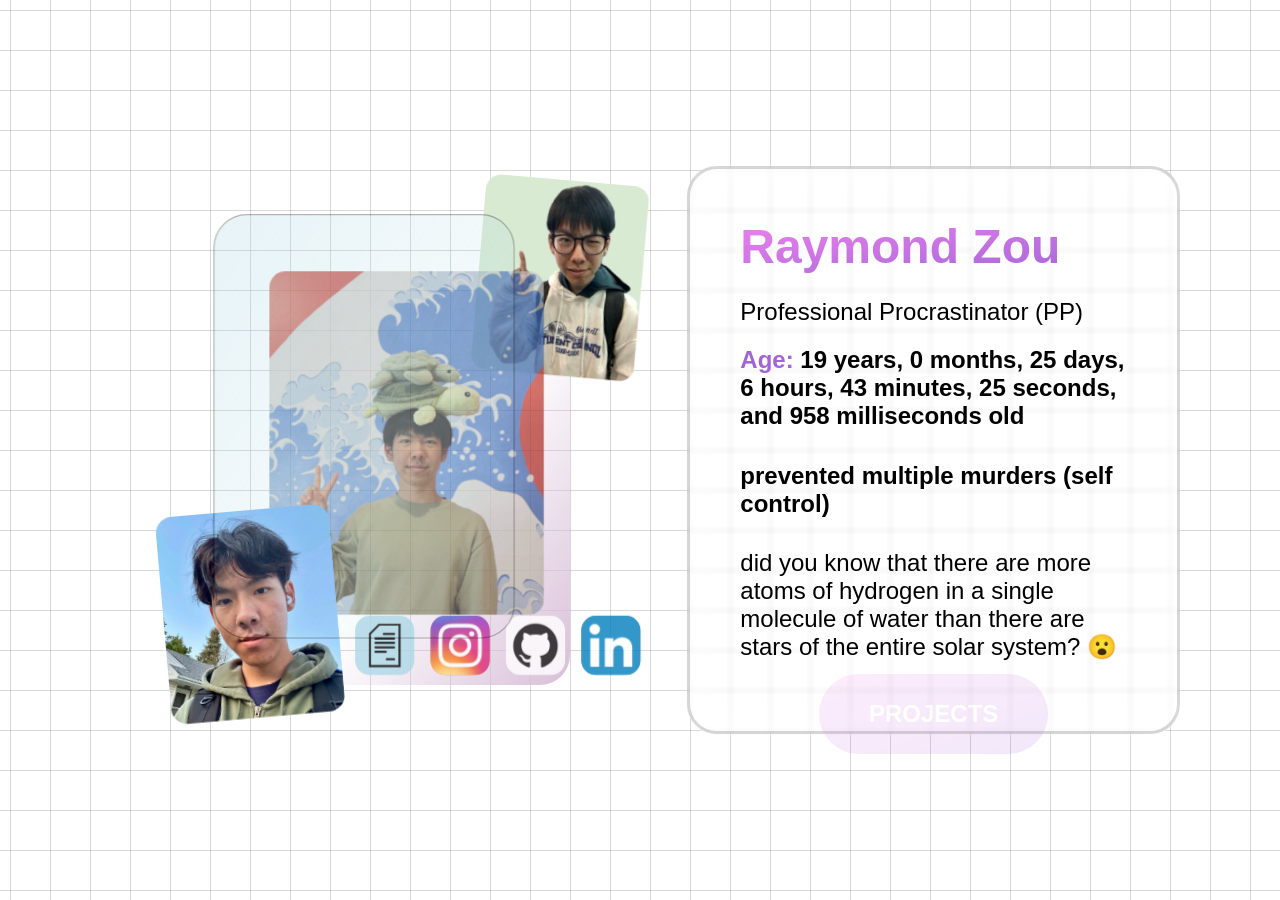
<file: index.html>
<!DOCTYPE html>
<html lang="en">
  <head>
    <meta charset="UTF-8" />
    <meta http-equiv="X-UA-Compatible" content="IE=edge" />
    <meta name="viewport" content="width=device-width, initial-scale=1.0" />
    <title>Raymond Z</title>
    <link rel="stylesheet" href="styles.css" />
    <link rel="stylesheet" href="index.css" />
  </head>
  <body>
    <main>
      <div id="display-card-container">
        <div id="display-card" class="card js-perspective js-flip-perspective">
          <div id="popout-1" class="popout">
            <img src="/assets/images/raymond-3.jpg" />
          </div>

          <div id="main-photo">
            <img src="/assets/images/raymond-1.jpg" />
          </div>

          <div id="display-links">
            <a class="link resume-color" href="./resume" target="_blank">
              <img src="/assets/icons/resume-icon.png" />
              <div class="tooltip">RESUME</div>
            </a>

            <a
              class="link insta-color"
              href="https://www.instagram.com/raymond.y.z/"
              target="_blank"
            >
              <img src="/assets/icons/insta-icon.png" />
              <div class="tooltip">INSTAGRAM</div>
            </a>

            <a
              class="link github-color"
              href="https://github.com/raymondyz"
              target="_blank"
            >
              <img src="/assets/icons/github-icon.png" />
              <div class="tooltip">GITHUB</div>
            </a>

            <a
              class="link linkedin-color"
              href="https://www.linkedin.com/in/raymond-zou-14b77b2ba/"
              target="_blank"
            >
              <img src="/assets/icons/linkedin-icon.png" />
              <div class="tooltip">LINKEDIN</div>
            </a>
          </div>

          <div id="popout-2" class="popout">
            <img src="/assets/images/raymond-2.jpg" />
          </div>

          <div id="front-glass">
            <div id="glint"></div>
          </div>
        </div>
      </div>
      <div id="about-card-container">
        <div id="about-card" class="frosted-glass">
          <h2>Raymond Zou</h2>
          <p>Professional Procrastinator (PP)</p>
          <h4><mark>Age:</mark> <span id="age">17</span></h4>
          <h4>prevented multiple murders (self control)</h4>
          <p>
            did you know that there are more atoms of hydrogen in a single
            molecule of water than there are stars of the entire solar system?
            😮
          </p>
        </div>
        <a id="projects-button" href="./projects.html" class="button">
          <h2>PROJECTS</h2>
        </a>
      </div>
    </main>
    <div id="cookie-popup" class="frosted-glass">
      <h2>This website uses cookies</h2>
      <p>
        This website gives you the best experience by providing you cookies. By
        clicking "Accept" you consent to receiving delicious cookies. You may
        visit
        <span id="settings" class="underline">settings</span> to manage which
        cookies are accepted.
        <span id="policy" class="underline">Cookie Policy</span>
      </p>
      <div class="button-group">
        <button id="accept-button">Accept Cookies</button>
        <button id="decline-button">Decline Cookies</button>
      </div>
    </div>
    <div id="cookie-container"></div>

    <script src="perspective.js"></script>
    <script src="index.js"></script>
    <script src="cookie.js"></script>
  </body>
</html>
</file>
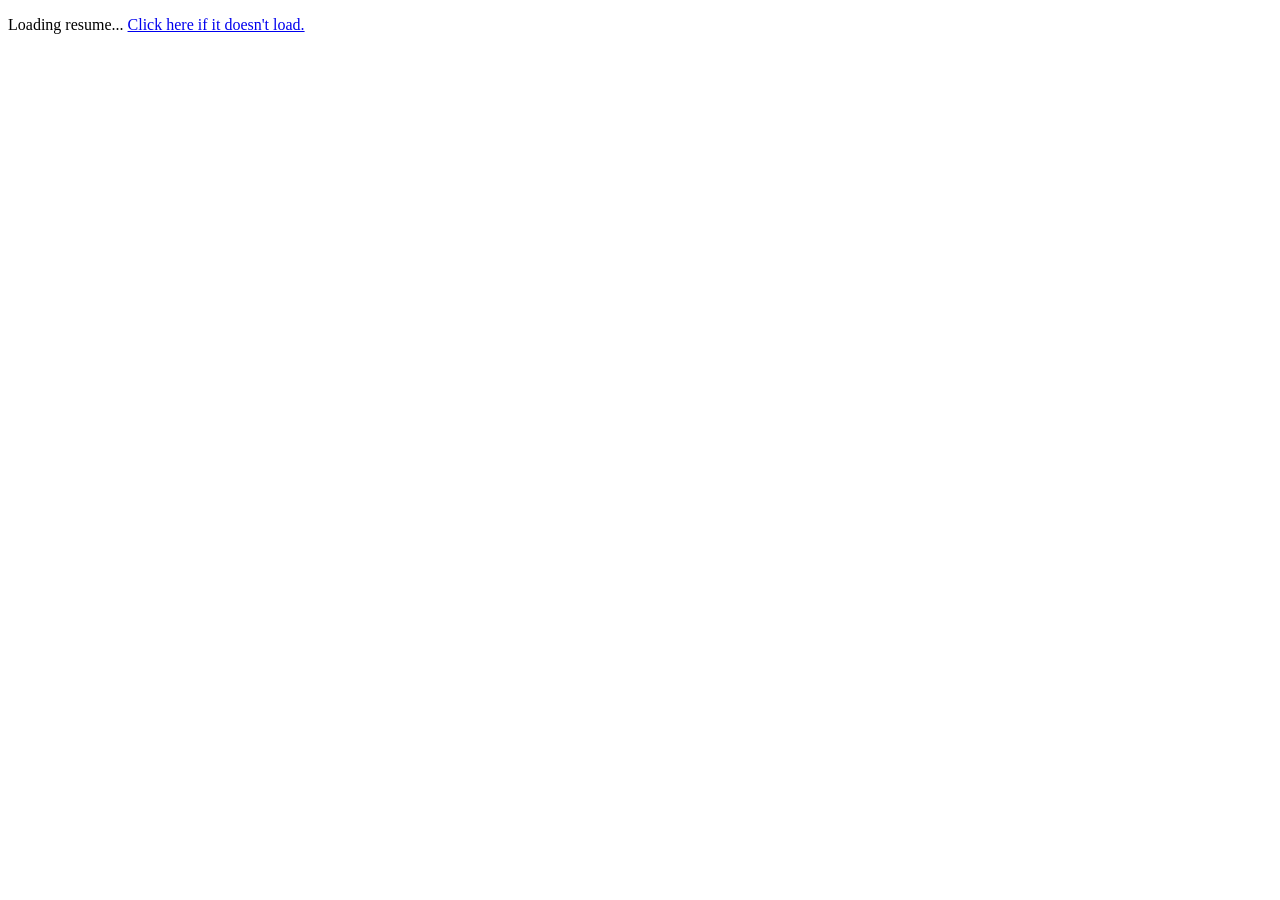
<file: resume/index.html>
<!DOCTYPE html>
<html>
  <head>
    <meta http-equiv="refresh" content="0; url=/raymond_zou_resume.pdf">
    <title>Resume</title>
  </head>
  <body>
    <p>Loading resume... <a href="/raymond_zou_resume.pdf">Click here if it doesn't load.</a></p>
  </body>
</html>
</file>
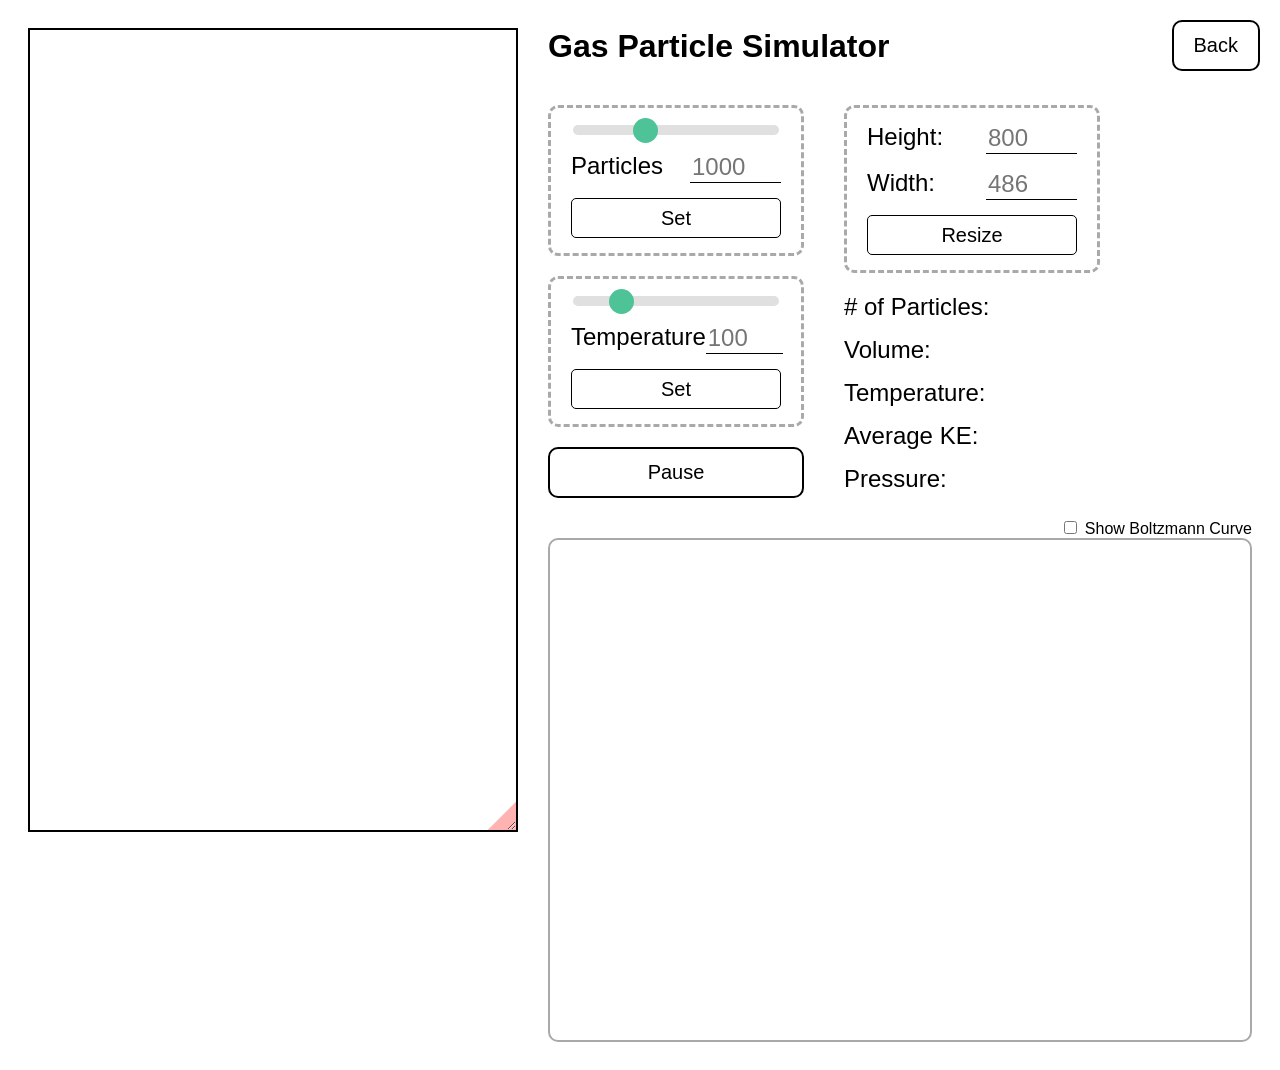
<file: projects/gas-collision-simulator/index.html>
<!DOCTYPE html>
<html lang="en">
  <head>
    <meta charset="UTF-8" />
    <meta name="viewport" content="width=device-width, initial-scale=1.0" />
    <title>Collision Engine</title>
    <link rel="stylesheet" href="style.css" />
  </head>
  <body>
    <a href="../../projects.html"><button id="back-button">Back</button></a>
    <div class="main-container">
      <div id="canvas-resizer">
        <canvas id="myCanvas"></canvas>
      </div>
      <div>
        <h1>Gas Particle Simulator</h1>
        <div class="ui-container">
          <div class="ui-column">
            <form id="particle-count-form">
              <input
                class="slider"
                id="particle-count-slider"
                type="range"
                min="0"
                max="3000"
                value="1000"
                step="10"
              />
              <label class="form-row">
                Particles
                <input
                  type="number"
                  id="particle-count-input"
                  name="particle-count"
                  autocomplete="off"
                  min="0"
                  max="10000"
                />
              </label>
              <input type="submit" value="Set" />
            </form>

            <form id="temperature-form">
              <input
                class="slider"
                id="temperature-slider"
                type="range"
                min="0"
                max="500"
                value="500"
                step="10"
              />
              <label class="form-row">
                Temperature
                <input
                  type="number"
                  id="temperature-input"
                  name="temperature"
                  autocomplete="off"
                  min="0"
                  max="1500"
                />
              </label>
              <input type="submit" value="Set" />
            </form>

            <button id="pause-button">Pause</button>
          </div>
          <div class="ui-column">
            <form id="canvas-resize-form">
              <label class="form-row">
                Height:
                <input
                  type="number"
                  id="height-input"
                  name="height"
                  autocomplete="off"
                  min="0"
                  max="10000"
                />
              </label>
              <label class="form-row">
                Width:
                <input
                  type="number"
                  id="width-input"
                  name="width"
                  autocomplete="off"
                  min="0"
                  max="10000"
                />
              </label>
              <input type="submit" value="Resize" />
            </form>
            <div class="readings-container">
              <h4># of Particles: <span id="particle-count-reading"></span></h4>
              <h4>Volume: <span id="volume-reading"></span></h4>
              <h4>Temperature: <span id="temperature-reading"></span></h4>
              <h4>Average KE: <span id="avg-ke-reading"></span></h4>
              <h4>Pressure: <span id="pressure-reading"></span></h4>
            </div>
          </div>
        </div>
        <div id="speed-graph">
          <label>
            <input type="checkbox" id="boltzmann-checkbox" />
            Show Boltzmann Curve
          </label>
          <div id="histogram1" style="width: 700px; height: 500px"></div>
        </div>
      </div>
    </div>

    <script src="https://cdn.plot.ly/plotly-3.0.1.min.js"></script>
    <script src="index.js"></script>
  </body>
</html>
</file>
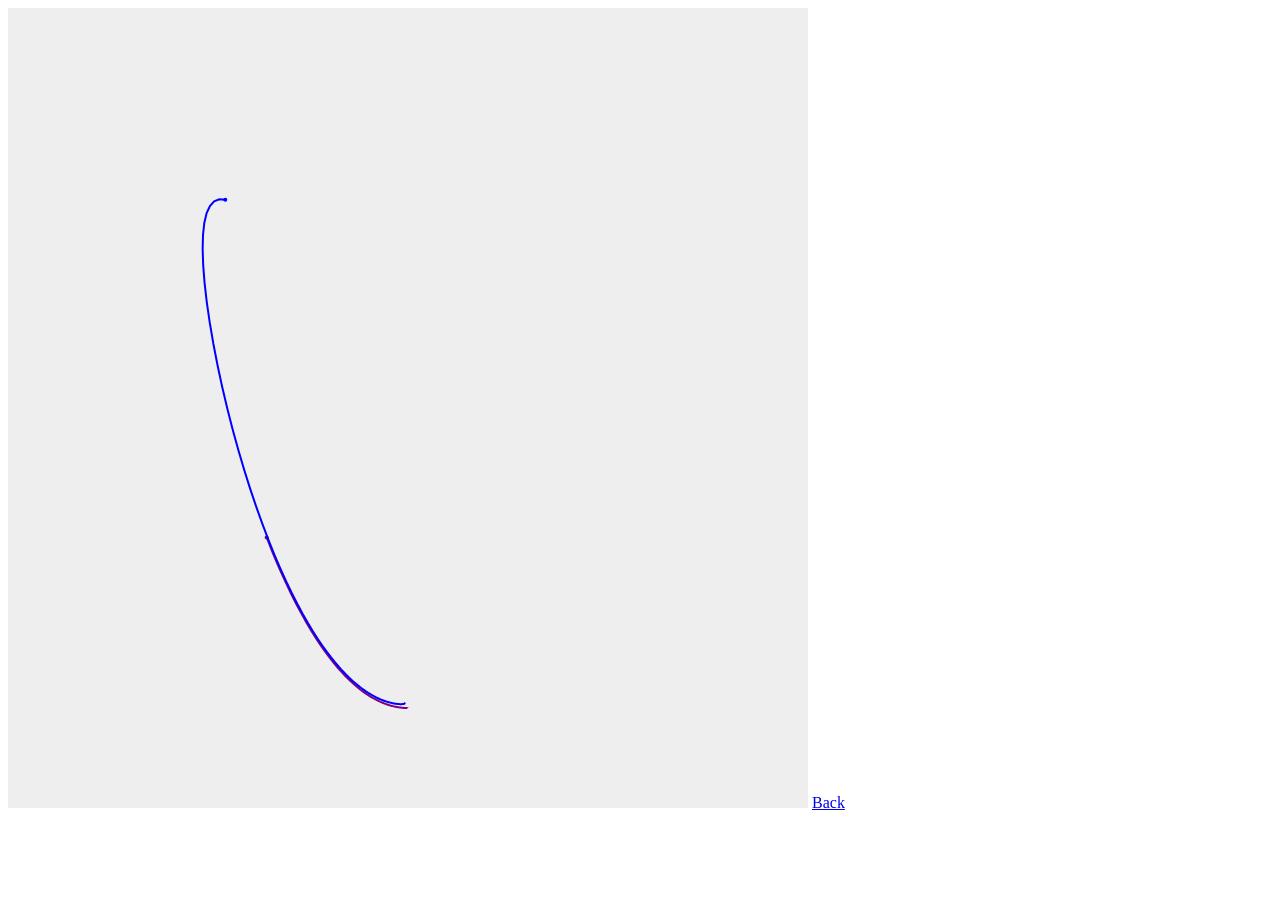
<file: projects/lorenz-attractor/index.html>
<!DOCTYPE html>
<html lang="en">
  <head>
    <meta charset="UTF-8" />
    <meta name="viewport" content="width=device-width, initial-scale=1.0" />
    <title>Lorenz Attractor</title>
    <link rel="stylesheet" href="style.css" />
  </head>
  <body>
    <canvas id="myCanvas" height="800" width="800"></canvas>
    <a href="../../projects.html">Back</a>
    <script src="index.js"></script>
  </body>
</html>
</file>
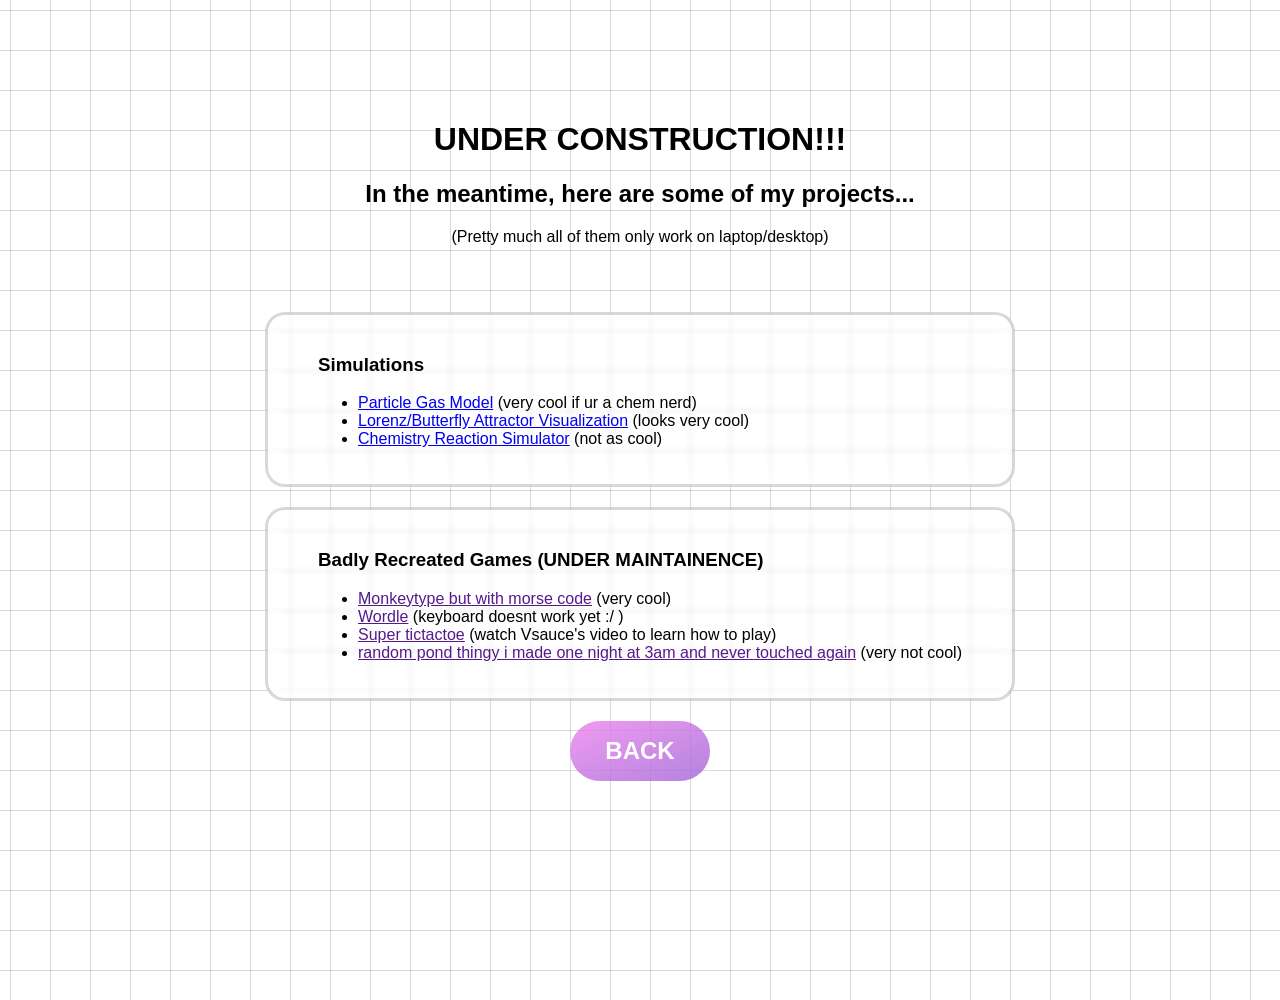
<file: projects.html>
<!DOCTYPE html>
<html lang="en">
  <head>
    <meta charset="UTF-8" />
    <meta name="viewport" content="width=device-width, initial-scale=1.0" />
    <title>Projects</title>
    <link rel="stylesheet" href="styles.css" />
    <link rel="stylesheet" href="projects.css" />
  </head>
  <body>
    <main>
      <div id="title-group">
        <h1>UNDER CONSTRUCTION!!!</h1>
        <h2>In the meantime, here are some of my projects...</h2>
        <p>(Pretty much all of them only work on laptop/desktop)</p>
      </div>

      <div id="projects-container">
        <div class="project-section frosted-glass">
          <h3>Simulations</h3>
          <ul>
            <li>
              <a href="./projects/gas-collision-simulator/">Particle Gas Model</a> (very cool if ur a chem nerd)
            </li>
            <li>
              <a href="./projects/lorenz-attractor/">Lorenz/Butterfly Attractor Visualization</a> (looks
              very cool)
            </li>
            <li><a href="./projects/kinetics-simulator/">Chemistry Reaction Simulator</a> (not as cool)</li>
          </ul>
        </div>

        <div class="project-section frosted-glass">
          <h3>Badly Recreated Games (UNDER MAINTAINENCE)</h3>
          <ul>
            <li><a href="">Monkeytype but with morse code</a> (very cool)</li>
            <li><a href="">Wordle</a> (keyboard doesnt work yet :/ )</li>
            <li>
              <a href="">Super tictactoe</a> (watch Vsauce's video to learn how
              to play)
            </li>
            <li>
              <a href=""
                >random pond thingy i made one night at 3am and never touched
                again</a
              >
              (very not cool)
            </li>
          </ul>
        </div>

        <!-- <div class="project-section frosted-glass">
          <h3>Web dev/design practice</h3>
          <ul>
            <li><a href="">a recreation of a glassmorphic webpage</a></li>
          </ul>
        </div>
 -->
        <a id="back-button" href="./index.html" class="button"> BACK </a>
      </div>
    </main>
  </body>
</html>
</file>
<file: styles.css>
body {
  margin: 0;
  width: 100dvw;
  overflow: hidden;

  font-family: Arial, Helvetica, sans-serif;

  background-color: white;
  /* rgb(255, 241, 244) */
  background-size: 40px 40px;
  background-image:
    linear-gradient(to right, rgba(128, 128, 128, 0.3) 1px, transparent 1px),
    linear-gradient(to bottom, rgba(128, 128, 128, 0.3) 1px, transparent 1px);
  background-position: 10px 10px;
}

main {
  height: 100dvh;
  margin: 0 100px;
}

.button {
  width: fit-content;
  height: 80px;
  padding: 0 50px;
  align-content: center;

  display: block;

  background: linear-gradient(to top left, rgb(160, 101, 215), violet);
  text-decoration: none;
  color: white;
  border-radius: 100px;
  overflow: hidden;
}

.frosted-glass {
  border: 3px solid rgba(0, 0, 0, 0.15);

  background-color: rgba(255, 255, 255, 0.2);
  backdrop-filter: blur(2px);
  box-shadow: 0 0 30px 0px white inset;
}

mark {
  background-color: transparent;
  color: rgb(160, 101, 215);
}
</file>
<file: index.css>
@media only screen and (max-width: 1200px) {
  html {
    font-size: 14px;
  }

  body {
    overflow: scroll;
  }

  main {
    flex-direction: column;
    padding-top: 20%;
    gap: 20px;
    padding-bottom: 500px;
  }

  #display-card-container {
    width: 120% !important;
    transform-style: flat !important;
  }

  #popout-2 {
    bottom: 5% !important;
  }

  #display-links {
    height: calc((4*var(--size)) + (3*var(--gap))) !important;
    width: var(--size) !important;

    flex-direction: column;
    right: 0 !important;
    left: auto !important;
    bottom: 0;
  }

  #display-links .tooltip {
    display: none;
  }

  /* Disable cookie popup on small screens */
  
  #cookie-popup {
    visibility: hidden;
  }

  #cookie-container {
    visibility: hidden;
  }

}


main {
  display: flex;
  justify-content: center;
  align-items: center;
}

img {
  height: 100%;
  width: 100%;

  object-fit: cover;

  pointer-events: none;
  user-select: none;
}


/* Display Card */

#display-card-container {
  max-width: 800px;
  width: 100%;
  aspect-ratio: 0.91;

  display: flex;
  justify-content: stretch;
  align-items: stretch;
}

#display-card {
  background: linear-gradient(to bottom right, transparent, transparent, thistle);

  width: 100%;
  aspect-ratio: 9/13;
  margin: 30% 20% 15% 35%;

  border-radius: 30px;

  display: flex;
  flex-direction: column;
  justify-content: space-between;
  align-items: center;

  transition: 300ms ease;
}

#display-card-container:hover #display-card {
  /* Single Rotation Axis */
  transform: rotate3d(var(--js-directionX), var(--js-directionY), 0, var(--js-angle));

  /* Dual Rotation Axis (Old) */
  /* transform: rotateX(var(--js-rotateX)) rotateY(var(--js-rotateY)); */

  scale: 1.05;
}


/* Front Glass */

#front-glass {
  position: absolute;
  height: 98%;
  width: 100%;
  border-radius: 30px;
  border: 1px solid black;

  top: -15%;
  left: -25%;

  background: linear-gradient(to top left, transparent, lightblue);
  opacity: 30%;

  overflow: hidden;
}

#glint {
  left: -10%;
  top: -30%;
  position: absolute;

  height: 5%;
  width: 120%;
  rotate: -15deg;

  background-color: white;
  opacity: 0;

  transition: 300ms ease;
}

#display-card:hover #glint {
  opacity: 70%;
}

#glint::after {
  content: "";
  position: absolute;
  bottom: -60%;
  background-color: inherit;
  opacity: 70%;
  height: 30%;
  width: 100%;
}


/* Display Photos */

#main-photo {
  height: 85%;
  aspect-ratio: 4/5;
  border-radius: 15px;
  overflow: hidden;

  opacity: 70%;

  position: absolute;
  left: -10%;
  top: -5%;
}

#main-photo:hover {
  rotate: 5deg;
  translate: 5% 3%;
}

.popout {
  position: absolute;

  width: 60%;
  aspect-ratio: 5/6;
  /* border-radius: 15px;
  overflow: hidden; */
}
.popout > * {
  border-radius: 15px;
  overflow: hidden;

  transition: all 300ms;
}

#popout-1 {
  top: -30%;
  right: -25%;
  rotate: 5deg;

  animation: float 3s ease-in-out infinite alternate;
}
#popout-1:hover > * {
  rotate: 10deg;
  translate: 20% -25%;
}

#popout-2 {
  bottom: -5%;
  left: -45%;
  rotate: -5deg;

  animation: float 3s ease-in-out infinite alternate-reverse;
}
#popout-2:hover > * {
  rotate: -10deg;
  translate: -20% 25%;
}

@keyframes float {
  0% {
    translate: 0 -10px;
  }

  100% {
    translate: 0 10px;
  }
}



/* Display Links */

#display-links {
  --size: 55px;
  --gap: 15px;

  height: var(--size);
  width: calc((4*var(--size)) + (3*var(--gap)));

  position: absolute;
  bottom: 6%;
  left: 21%;

  display: flex;
  align-items: stretch;
  justify-content: stretch;
  gap: var(--gap);
}

.link {
  display: block;
  position: relative;
  width: var(--size);
  height: var(--size);
  border-radius: calc(var(--size)/4);
  background-color: thistle;
  opacity: 0.8;

  transition: height 200ms;
}

.link:hover {
  height: calc((2*var(--size)) + var(--gap));
}

.link img {
  position: relative;

  height: var(--size);
  width: var(--size);
  border-radius: calc(var(--size)/4);

  z-index: 1;
}

.link .tooltip {
  height: var(--size);
  width: var(--size);
  background: inherit;
  border-radius: calc(var(--size)/4);

  font-size: 1.25rem;
  font-weight: bold;
  color: transparent;
  text-align: center;
  line-height: var(--size);
  overflow: hidden;

  user-select: none;
  pointer-events: none;

  position: absolute;
  top: 0px;
  left: 0px;

  opacity: 0;
  transition: width 200ms 200ms, translate 200ms 200ms, color 200ms 200ms, top 200ms;
}

.link:hover .tooltip {
  color: white;
  pointer-events: auto;

  top: calc(var(--size) + var(--gap));
  opacity: 1;
  width: calc((4*var(--size)) + (3*var(--gap)));
}

.link:nth-of-type(2):hover .tooltip {
  translate: calc(-1*(var(--size) + var(--gap)));
}

.link:nth-of-type(3):hover .tooltip {
  translate: calc(-2*(var(--size) + var(--gap)));

}

.link:nth-of-type(4):hover .tooltip {
  translate: calc(-3*(var(--size) + var(--gap)));
}

/* Z Location */

#display-card #popout-1 {
  transform: translateZ(20px);
}

#display-card #display-links {
  transform: translateZ(50px);
}

#display-card #main-photo {
  transform: translateZ(40px);
}

#display-card #popout-2 {
  transform: translateZ(60px);
}

#front-glass {
  transform: translateZ(80px);
}


/* Hover/Click Reaction */

:is(.popout, #main-photo) {
  transition: 300ms ease;
}

:is(.popout, #main-photo):hover {
  scale: 1.05;
}

:is(.popout, #main-photo):active {
  scale: 0.95;
}




/* Brand Colors */

.discord-color {
  background-color: #5865F2;
}

.linkedin-color {
  background-color: #007fbc;
}

.github-color {
  background-color: rgb(235, 235, 235);
}

.resume-color {
  background-color: lightblue;
}

.link.resume-color:hover .tooltip {
  color: black;
}

.link.github-color:hover .tooltip {
  color: black;
}

.gmail-color {
  background-image: linear-gradient(to bottom right, #DB4437 0%, #DB4437 25%, #4285F4 25%, #4285F4 50%, #0F9D58 50%, #0F9D58 75%, #F4B400 75%, #F4B400 100%);
}

.insta-color {
  /* background: #833ab4;
  background: linear-gradient(to right,#fcb045,#fd1d1d,#833ab4); */
  background: #f09433;
  background: linear-gradient(45deg, #f09433 0%, #e6683c 25%, #dc2743 50%, #cc2366 75%, #bc1888 100%);
  filter: progid:DXImageTransform.Microsoft.gradient(startColorstr='#f09433', endColorstr='#bc1888', GradientType=1);
}


/* ============================================================================================== */
/* ==== ABOUT CARD ============================================================================== */
/* ============================================================================================== */

#about-card-container {
  position: relative;
  display: flex;
  flex-direction: column;
  align-items: center;

  transition: all 300ms;
}
#about-card-container:hover {
  scale: 1.05;
}

#projects-button {  
  position: absolute;
  bottom: -20px;

  box-shadow: none;

  opacity: 0.15;
  transition: all 300ms;
}
#about-card-container:hover #projects-button {
  opacity: 0.8;
  bottom: -60px;

  box-shadow: 0 0 30px rgba(0, 0, 0, 0.2);
}
#projects-button:hover {
  scale: 1.05;
}
#projects-button::after {
  content: "";
  height: 160%;
  width: 15px;
  background-color: white;
  opacity: 0;
  
  position: absolute;
  rotate: 30deg;

  position: absolute;
  bottom: -30%;
  left: -30%;

  transition: all 500ms;
}
#projects-button:hover::after {
  left: 60%;
  opacity: 0.3;
}


#about-card {
  position: relative;
  padding: 50px;

  min-height: 400px;
  min-width: 300px;
  max-width: 800px;
  
  color: black;
  border-radius: 30px;

  overflow: hidden;
}

#about-card h2 {
  font-size: 3rem;
  margin: 0;
  padding: 0;

  background: linear-gradient(to top left, rgb(160, 101, 215), violet);
  color: transparent;
  background-clip: content-box;
  -webkit-background-clip: text;
}

#about-card p {
  font-size: 1.5rem;
  margin-bottom: 20px;
}

#about-card h4 {
  margin-top: 10px;
  font-size: 1.5rem;
}


/* ============================================================================================== */
/* ==== COOKIES ================================================================================= */
/* ============================================================================================== */

.draggable-cookie {
  position: absolute;

  font-size: 5rem;

  transform: translate(-50%, -50%);

  user-select: none;
}

#cookie-popup {
  width: 400px;
  position: fixed;
  bottom: 50px;

  border-radius: 20px;
  background-color: rgba(255, 241, 244, 0.2);
  box-shadow: 0 0 30px 5px rgba(0, 0, 0, 0.2);

  padding: 30px;
  transition: all 0.8s ease-in;

  right: -800px;
  pointer-events: none;
}

#cookie-popup h2 {
  margin: 0;

  font-size: 1.25rem;
}

#cookie-popup p {
  font-size: 0.875rem;
}

.underline {
  text-decoration: underline;
}

.button-group {
  width: 100%;

  display: flex;
  align-items: center;
  justify-content: stretch;

  gap: 30px;
}

#cookie-popup button {
  width: 100%;

  padding: 15px;
  border: none;
  border-radius: 10px;

  font-size: 1rem;
  font-weight: bold;
}

#accept-button:hover {
  background-color: rgb(47, 105, 47);
  color: white;
}

#accept-button,
#accept-button:active {
  background-color: rgb(135, 197, 135);
}

#decline-button:hover {
  background-color: rgb(193, 69, 58);
  color: white;
}

#decline-button,
#decline-button:active {
  background-color: rgb(234, 152, 144);
}
</file>
<file: projects/gas-collision-simulator/style.css>
body {
  font-family: Arial, Helvetica, sans-serif;
}

button {
  padding: 12px 20px;
  background-color: #fff;
  border: 2px solid black;
  border-radius: 10px;

  font-size: 1.25rem;

  transition: all 50ms;
}
button:hover {
  box-shadow: gray 4px 4px;
  transform: translate(-2px, -2px);
}
button:active {
  box-shadow: none;
  transform: translateY(0);
}

.main-container {
  display: flex;
  padding: 20px;
  gap: 30px;

  position: relative;
}

#back-button {
  position: absolute;
  right: 20px;
  top: 20px;
  z-index: 100;
}

#canvas-resizer {
  height: 800px;
  width: 800px;
  
  min-height: 200px;
  min-width: 200px;

  border: 2px solid black;

  resize: both;
  overflow: hidden;

  position: relative;
}
#canvas-resizer::after {
  content: "";
  height: 40px;
  width: 40px;
  background-color: rgb(255, 103, 103);
  opacity: 0.5;

  position: absolute;
  right: -20px;
  bottom: -20px;

  transform: rotate(45deg);
}

canvas {
  background: #fff;
  margin: 0;
  padding: 0;

  height: 100%;
  width: 100%;
}



.ui-container {
  font-size: 1.5rem;

  display: flex;
  align-items: stretch;
  justify-content: start;

  gap: 40px
}

.ui-column {
  display: flex;
  flex-direction: column;
  align-items: stretch;
  gap: 20px;
}

form {
  width: 210px;
  border: 3px dashed darkgray;
  border-radius: 10px;
  padding: 15px 20px;

  display: flex;
  flex-direction: column;
  align-items: stretch;

  gap: 15px;
}

.form-row {
  display: flex;
  align-items: stretch;
  justify-content: space-between;
}

input[type=number] {
  font-size: 1.5rem;
  border: none;
  border-bottom: 1px solid black;
  border-radius: 0;
}

input[type=submit] {
  font-size: 1.25rem;
  height: 40px;

  background: none;
  border: 1px solid black;
  border-radius: 5px;

  transition: all 50ms;
}
input[type=submit]:hover {
  box-shadow: gray 3px 3px;
  transform: translate(-2px, -2px);
}
input[type=submit]:active {
  box-shadow: none;
  transform: translateY(0);
}

/*
Remove arrow buttons on number input
https://www.w3schools.com/howto/howto_css_hide_arrow_number.asp
*/

/* Chrome, Safari, Edge, Opera */
input::-webkit-outer-spin-button,
input::-webkit-inner-spin-button {
  -webkit-appearance: none;
  margin: 0;
}

/* Firefox */
input[type=number] {
  appearance: textfield;
  -moz-appearance: textfield;
}


/* https://www.w3schools.com/howto/howto_js_rangeslider.asp */
.slider {
  -webkit-appearance: none;
  appearance: none;

  height: 10px;

  border-radius: 5px;  
  background: #d3d3d3;
  outline: none;
  opacity: 0.7;
  
  -webkit-transition: .2s;
  transition: opacity .2s;
}

.slider:active {
  opacity: 1;
}

.slider::-webkit-slider-thumb {
  -webkit-appearance: none;
  appearance: none;

  width: 25px;
  height: 25px;

  border-radius: 50%; 
  background: #04AA6D;
  cursor: pointer;
}

.slider::-moz-range-thumb {
  width: 25px;
  height: 25px;

  border-radius: 50%;
  background: #04AA6D;
  cursor: pointer;
}




.readings-container {
  display: flex;
  flex-direction: column;
  gap: 15px;
}

h1 {
  font-size: 2rem;
  margin: 0;
  padding: 0;

  margin-bottom: 40px;
}

h4 {
  margin: 0;
  font-weight: normal;
}
h4 span {
  font-weight: bold;
}


#speed-graph {
  margin-top: 20px;
  display: flex;
  flex-direction: column;
  align-items: end;
}

#histogram1 {
  border: 2px solid darkgray;
  border-radius: 10px;
  overflow: hidden;
}
</file>
<file: projects/lorenz-attractor/style.css>
canvas {
  background: #eee;
}
</file>
<file: projects.css>
main {
  padding-top: 100px;

  display: flex;
  flex-direction: column;
  justify-content: start;
  align-items: center;
  gap: 50px;
}

#title-group {
  text-align: center;
}

#projects-container {
  /* background-color: green; */

  display: flex;
  flex-direction: column;
  align-items: stretch;
  justify-content: start;
  gap: 20px;
}

.project-section {
  /* background-color: red; */

  padding: 20px 50px;
  border-radius: 20px;
}

#back-button {
  opacity: 0.8;
  height: 60px;
  padding: 0 35px;

  align-self: center;

  font-weight: bold;
  font-size: 1.5rem;
}
</file>
